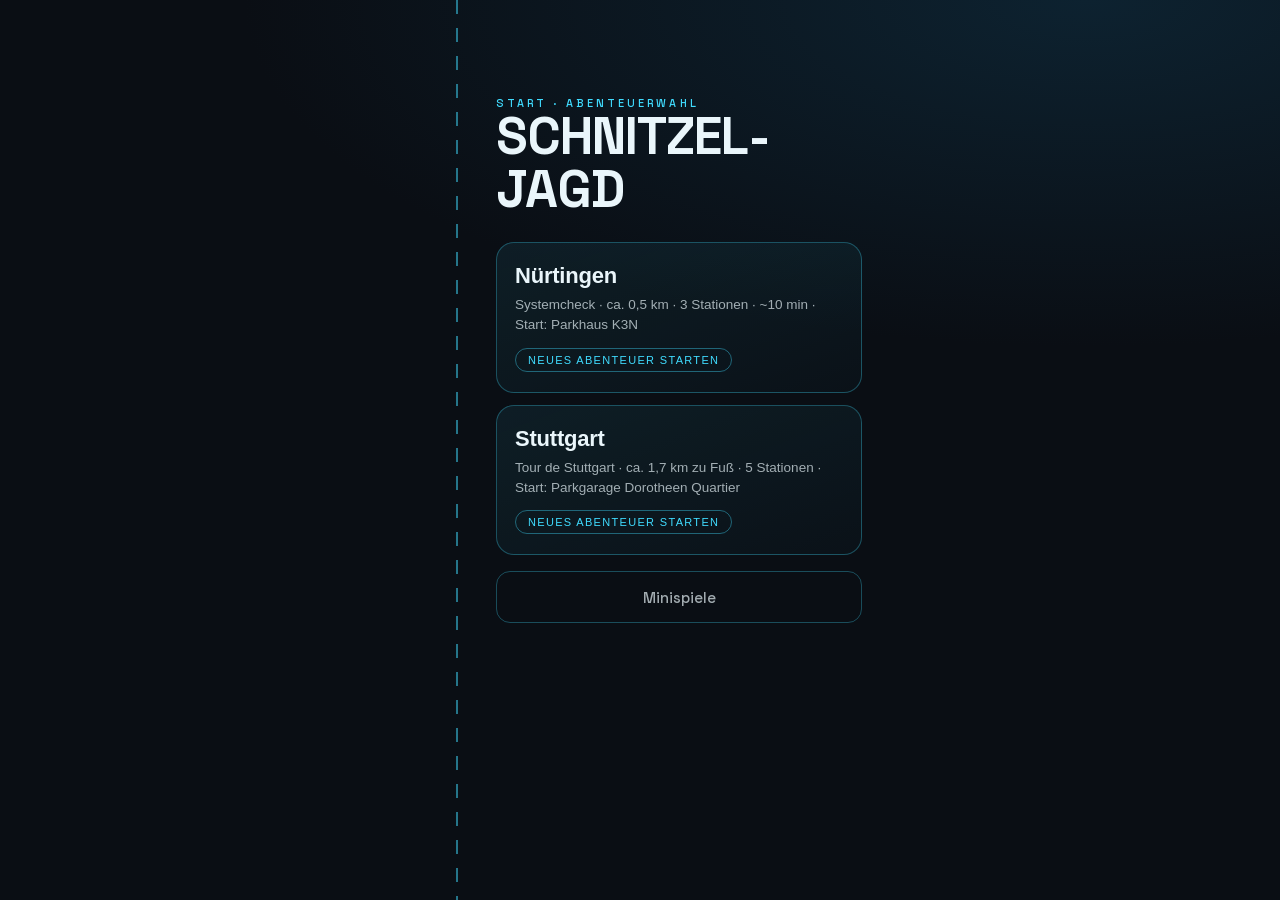
<file: index.html>
<!DOCTYPE html>
<html lang="de">
<head>
  <meta charset="UTF-8">
  <meta name="viewport" content="width=device-width, initial-scale=1.0, viewport-fit=cover">
  <meta name="theme-color" content="#0a0e14">
  <meta name="apple-mobile-web-app-capable" content="yes">
  <meta name="apple-mobile-web-app-status-bar-style" content="black-translucent">
  <meta name="apple-mobile-web-app-title" content="Schnitzeljagd">
  <meta name="robots" content="noindex, nofollow">
  <title>Schnitzeljagd</title>
  <link rel="manifest" href="manifest.webmanifest">
  <link rel="icon" href="icons/icon.svg" type="image/svg+xml">
  <link rel="apple-touch-icon" href="icons/icon-180.png">
  <link rel="stylesheet" href="vendor/leaflet/leaflet.css">
  <link rel="stylesheet" href="css/style.css">
</head>
<body>

  <!-- Startbildschirm: Stadt wählen -->
  <section id="screen-start" class="screen active">
    <div class="start-hero">
      <p class="subtitle">Start · Abenteuerwahl</p>
      <h1 id="app-title">Schnitzel&shy;jagd</h1>
    </div>
    <div id="city-list" class="city-list"></div>
    <button id="btn-games" class="btn btn-ghost hidden">Minispiele</button>
    <p id="app-version" class="app-version"></p>
  </section>

  <!-- Spielemodus: alle Minispiele frei spielbar -->
  <section id="screen-games" class="screen">
    <div class="start-hero">
      <p class="subtitle">Spielemodus · Freies Spiel</p>
      <h1>Mini&shy;spiele</h1>
    </div>
    <div id="game-list" class="city-list"></div>
    <p class="footnote">Die Spiele laufen hier mit Beispiel-Inhalten. In einer Schnitzeljagd kommen die Inhalte aus der jeweiligen Station.</p>
    <button id="btn-games-back" class="btn btn-ghost">Zurück</button>
  </section>

  <!-- Startcode-Abfrage für verschlüsselte Städte -->
  <section id="screen-code" class="screen">
    <div class="start-hero">
      <div class="start-emblem" aria-hidden="true">
        <svg viewBox="0 0 24 24" fill="none" stroke="currentColor" stroke-width="1.8" stroke-linecap="round" stroke-linejoin="round"><rect x="4" y="11" width="16" height="10" rx="2"/><path d="M8 11V7a4 4 0 0 1 8 0v4"/></svg>
      </div>
      <p class="subtitle" id="code-city-name"></p>
      <h1>Versiegelt</h1>
    </div>
    <div class="riddle-card">
      <div class="riddle-text">Dieses Abenteuer ist mit einem Geheimcode versiegelt. Gib den Startcode ein, den du bekommen hast.</div>
      <input id="code-input" type="text" autocomplete="off" autocapitalize="characters"
             placeholder="Startcode …">
      <button id="btn-code-ok" class="btn btn-primary">Siegel brechen</button>
      <div id="code-feedback" class="riddle-feedback"></div>
    </div>
    <button id="btn-code-back" class="btn btn-ghost">Zurück</button>
  </section>

  <!-- Story-Intro -->
  <section id="screen-intro" class="screen">
    <div class="paper">
      <h2 id="intro-title"></h2>
      <div id="intro-text" class="story-text"></div>
    </div>
    <button id="btn-start-hunt" class="btn btn-primary">Das Abenteuer beginnen</button>
    <button id="btn-back-home" class="btn btn-ghost">Zurück</button>
  </section>

  <!-- Station: hinlaufen + Rätsel -->
  <section id="screen-station" class="screen">
    <header class="hud">
      <button id="btn-menu-home" class="hud-btn" title="Zur Übersicht" aria-label="Zur Übersicht">
        <svg viewBox="0 0 24 24" fill="none" stroke="currentColor" stroke-width="1.8" stroke-linecap="round" stroke-linejoin="round"><path d="M3 10.5 12 3l9 7.5"/><path d="M5 9.5V21h14V9.5"/></svg>
      </button>
      <div class="progress-wrap">
        <div class="progress-label" id="progress-label"></div>
        <div class="progress-bar"><div id="progress-fill"></div></div>
      </div>
      <button id="btn-testmode" class="hud-btn" title="Testmodus" aria-label="Testmodus">
        <svg viewBox="0 0 24 24" fill="none" stroke="currentColor" stroke-width="1.8" stroke-linecap="round" stroke-linejoin="round"><circle cx="12" cy="12" r="3.2"/><path d="M12 2.8v3M12 18.2v3M2.8 12h3M18.2 12h3M5.5 5.5l2.1 2.1M16.4 16.4l2.1 2.1M18.5 5.5l-2.1 2.1M7.6 16.4l-2.1 2.1"/></svg>
      </button>
    </header>
    <div id="emblem-row" class="emblem-row"></div>

    <div class="paper">
      <h2 id="station-title"></h2>
      <div id="station-story" class="story-text"></div>
    </div>

    <!-- Phase 1: Auf dem Weg -->
    <div id="phase-travel" class="phase">
      <!-- Weg-Phase: Karte bis in die Nähe des Ziels -->
      <div id="map-card" class="map-card hidden">
        <div id="nav-map" class="nav-map"></div>
        <div class="map-badge">
          <span id="map-distance" class="map-distance">– m</span>
          <span id="map-status" class="map-status">Folge der Karte in den Zielbereich</span>
        </div>
        <button id="btn-recenter" class="map-recenter hidden" aria-label="Karte auf mich zentrieren">
          <svg viewBox="0 0 24 24" fill="none" stroke="currentColor" stroke-width="1.8" stroke-linecap="round" stroke-linejoin="round"><circle cx="12" cy="12" r="3.5"/><path d="M12 2.5v3M12 18.5v3M2.5 12h3M18.5 12h3"/></svg>
        </button>
      </div>
      <!-- Such-Phase: wärmer/kälter -->
      <div id="compass-card" class="compass-card">
        <div class="pulse-ring"></div>
        <div id="distance-display" class="distance">– m</div>
        <div id="gps-status" class="gps-status">Warte auf GPS-Signal …</div>
      </div>
      <button id="btn-arrived-manual" class="btn btn-ghost hidden">Ich stehe am Ziel – weiter zum Rätsel</button>
      <button id="btn-hint" class="btn btn-ghost">Ich brauche einen Tipp</button>
      <div id="hint-box" class="hint-box hidden"></div>
    </div>

    <!-- Phase 2: Angekommen, Rätsel lösen -->
    <div id="phase-riddle" class="phase hidden">
      <div class="arrived-banner">Du bist am Ziel</div>
      <div class="riddle-card">
        <div id="riddle-text" class="riddle-text"></div>
        <div id="choice-buttons" class="choice-buttons hidden"></div>
        <input id="riddle-input" type="text" autocomplete="off" autocapitalize="off"
               placeholder="Deine Antwort …">
        <button id="btn-check" class="btn btn-primary">Antwort prüfen</button>
        <div id="riddle-feedback" class="riddle-feedback"></div>
        <button id="btn-riddle-hint" class="btn btn-ghost">Rätsel-Tipp</button>
        <div id="riddle-hint-box" class="hint-box hidden"></div>
      </div>
    </div>
  </section>

  <!-- Station gelöst: Zwischenstory -->
  <section id="screen-solved" class="screen">
    <div class="solved-emblem" aria-hidden="true">
      <svg viewBox="0 0 24 24" fill="none" stroke="currentColor" stroke-width="1.8" stroke-linecap="round" stroke-linejoin="round"><circle cx="12" cy="12" r="9"/><path d="m8.5 12.5 2.3 2.3 4.7-5"/></svg>
    </div>
    <div class="paper">
      <div id="solved-text" class="story-text"></div>
    </div>
    <button id="btn-next-station" class="btn btn-primary">Weiter geht's</button>
  </section>

  <!-- Spiel-Schritt: Challenge an einer Station (station.challenge) oder
       Schlussspiel nach der letzten Station (finale.game) -->
  <section id="screen-lastgame" class="screen">
    <div class="start-hero">
      <p id="lastgame-eyebrow" class="subtitle">Finale · Ein letzter Schritt</p>
    </div>
    <div class="paper">
      <h2 id="lastgame-title"></h2>
      <div id="lastgame-story" class="story-text"></div>
    </div>
    <button id="btn-lastgame-start" class="btn btn-primary">Spiel starten</button>
  </section>

  <!-- Finale -->
  <section id="screen-finale" class="screen">
    <div class="finale-emblem" aria-hidden="true">
      <svg viewBox="0 0 24 24" fill="none" stroke="currentColor" stroke-width="1.8" stroke-linecap="round" stroke-linejoin="round"><path d="M5 21V4"/><path d="M5 4h13l-2.5 4L18 12H5"/></svg>
    </div>
    <div class="paper">
      <h2 id="finale-title"></h2>
      <div id="finale-text" class="story-text"></div>
    </div>
    <div id="finale-personal" class="personal-card hidden">
      <svg id="personal-heart" class="personal-heart hidden" viewBox="0 0 24 24" aria-hidden="true" stroke-linejoin="round"><path d="M12 20.3s-7.4-4.5-9.1-9.2C1.7 7.6 4 4.6 7.2 4.6c2 0 3.6 1.1 4.8 2.8 1.2-1.7 2.8-2.8 4.8-2.8 3.2 0 5.5 3 4.3 6.5-1.7 4.7-9.1 9.2-9.1 9.2Z"/></svg>
      <p id="personal-text" class="personal-text"></p>
      <p id="personal-sub" class="personal-sub hidden"></p>
    </div>
    <button id="finale-photos" class="finale-photos hidden" aria-label="Unser Album öffnen"></button>
    <a id="btn-destination" class="btn btn-primary btn-link hidden" target="_blank" rel="noopener"></a>
    <button id="btn-album" class="btn btn-ghost">Unser Album</button>
    <button id="btn-cert" class="btn btn-ghost">Urkunde ansehen</button>
    <button id="btn-finish" class="btn btn-ghost">Abenteuer abschließen</button>
  </section>

  <!-- Foto-Moment: eigener Schritt nach dem Rätsel (station.photoTask) -->
  <section id="screen-photo" class="screen">
    <div class="start-hero">
      <p id="photo-eyebrow" class="subtitle">Foto-Moment</p>
    </div>
    <div class="paper">
      <h2>Foto-Moment</h2>
      <div id="photo-task" class="story-text"></div>
      <img id="photo-preview" class="photo-preview hidden" alt="Euer Foto">
      <div id="photo-status" class="photo-status hidden"></div>
    </div>
    <label id="btn-photo-take" class="btn btn-primary photo-btn" for="photo-input">
      <svg viewBox="0 0 24 24" fill="none" stroke="currentColor" stroke-width="1.8" stroke-linecap="round" stroke-linejoin="round"><path d="M4 8h3l2-2.5h6L17 8h3a1 1 0 0 1 1 1v10a1 1 0 0 1-1 1H4a1 1 0 0 1-1-1V9a1 1 0 0 1 1-1Z"/><circle cx="12" cy="14" r="3.4"/></svg>
      <span id="photo-take-label">Foto aufnehmen</span>
    </label>
    <input id="photo-input" type="file" accept="image/*" capture="user" hidden>
    <button id="btn-photo-next" class="btn btn-primary hidden">Weiter</button>
    <button id="btn-photo-skip" class="btn-plain">Ohne Foto weiter</button>
  </section>

  <!-- Album -->
  <section id="screen-album" class="screen">
    <p class="subtitle" id="album-subtitle"></p>
    <h2 class="album-title">Unser Album</h2>
    <div id="album-grid" class="album-grid"></div>
    <button id="btn-album-download" class="btn btn-ghost hidden">Alle Fotos herunterladen (ZIP)</button>
    <p class="footnote">Die Fotos bleiben nur auf diesem Handy gespeichert.</p>
    <button id="btn-album-back" class="btn btn-primary">Zurück</button>
  </section>

  <!-- Urkunde -->
  <section id="screen-cert" class="screen">
    <div class="cert" id="cert-card">
      <div class="cert-border">
        <div class="cert-emblem" aria-hidden="true">
          <svg viewBox="0 0 24 24" fill="none" stroke="currentColor" stroke-width="1.8" stroke-linecap="round" stroke-linejoin="round"><circle cx="12" cy="9" r="5.5"/><path d="m8.8 13.6-2 6.4 5.2-2.6 5.2 2.6-2-6.4"/></svg>
        </div>
        <div class="cert-heading">Urkunde</div>
        <div class="cert-sub">für das Bestehen der Schnitzeljagd</div>
        <div class="cert-title" id="cert-title"></div>
        <div class="cert-city" id="cert-city"></div>
        <div class="cert-stats" id="cert-stats"></div>
        <div class="cert-emblems" id="cert-emblems"></div>
        <div class="cert-date" id="cert-date"></div>
      </div>
    </div>
    <p class="footnote">Mach einen Screenshot als Andenken</p>
    <button id="btn-cert-back" class="btn btn-primary">Zurück</button>
  </section>

  <!-- Testmodus-Leiste -->
  <div id="testbar" class="testbar hidden">
    <span>Testmodus</span>
    <button id="btn-step" class="btn-mini">Näher</button>
    <button id="btn-teleport" class="btn-mini">Zum Ziel</button>
    <button id="btn-test-off" class="btn-mini">Aus</button>
  </div>

  <!-- Vollbild-Rahmen für Minispiele -->
  <div id="game-overlay" class="game-overlay hidden" role="dialog" aria-modal="true" aria-label="Minispiel">
    <div class="game-topbar">
      <button id="btn-game-close" class="hud-btn" aria-label="Spiel beenden">
        <svg viewBox="0 0 24 24" fill="none" stroke="currentColor" stroke-width="1.8" stroke-linecap="round" stroke-linejoin="round"><path d="M6 6l12 12M18 6 6 18"/></svg>
      </button>
      <span id="game-status" class="game-status"></span>
    </div>
    <div id="game-host" class="game-host"></div>
    <div id="game-result" class="game-result hidden">
      <p class="subtitle">Geschafft</p>
      <h2 id="game-result-text"></h2>
      <button id="btn-game-again" class="btn btn-primary">Nochmal spielen</button>
      <button id="btn-game-done" class="btn btn-ghost">Zurück zur Auswahl</button>
    </div>
  </div>

  <canvas id="confetti" class="confetti hidden"></canvas>

  <script src="vendor/leaflet/leaflet.js"></script>
  <script src="js/crypto.js"></script>
  <script src="games/memory.js"></script>
  <script src="games/runner.js"></script>
  <script src="games/golf.js"></script>
  <script src="games/sign.js"></script>
  <script src="js/app.js"></script>
</body>
</html>
</file>
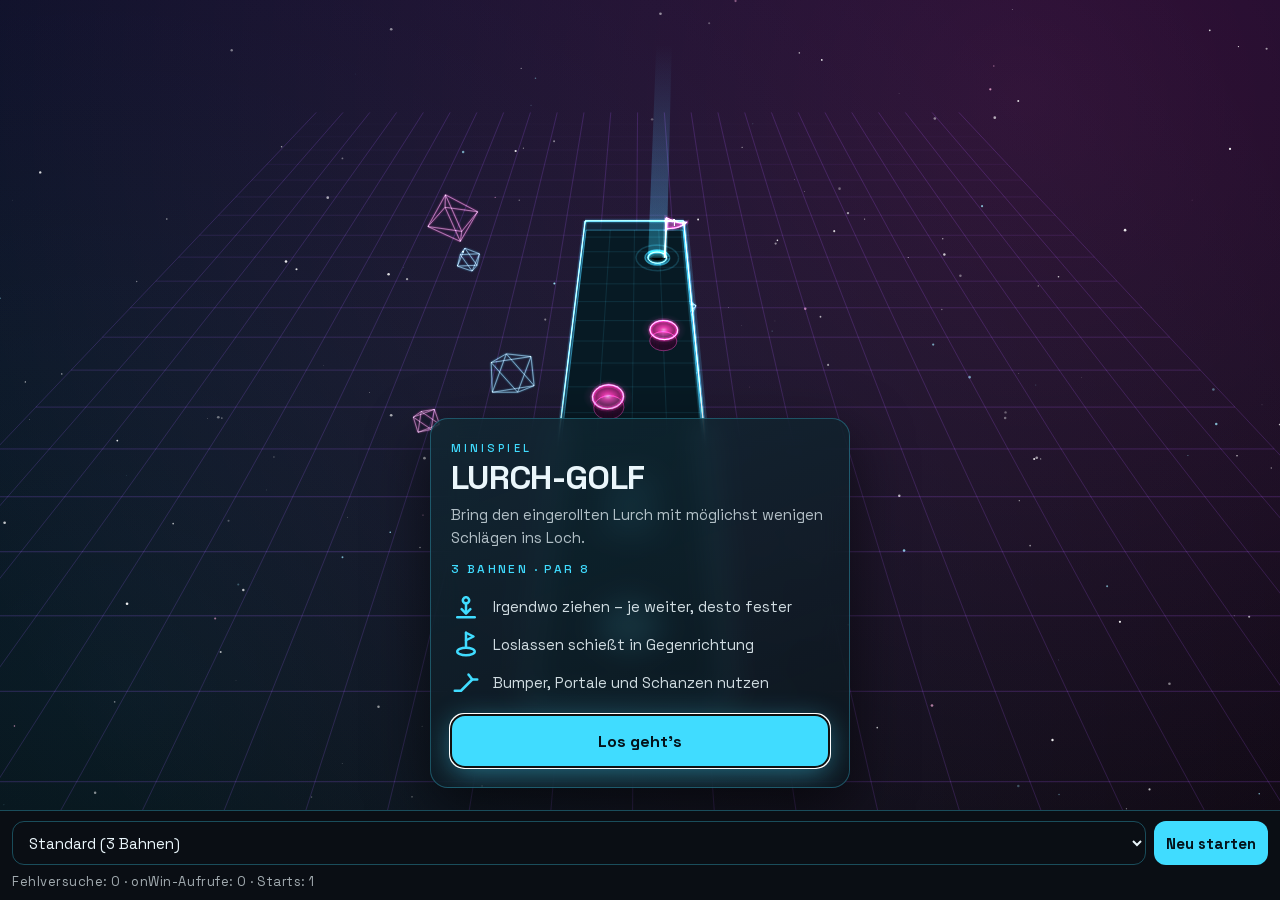
<file: games/golf.html>
<!DOCTYPE html>
<html lang="de">
<head>
  <meta charset="utf-8">
  <meta name="viewport" content="width=device-width, initial-scale=1, viewport-fit=cover">
  <meta name="robots" content="noindex, nofollow">
  <title>Testseite: Lurch-Golf</title>
  <link rel="stylesheet" href="../css/style.css">
  <style>
    /* Nur für die Testseite: Vollbild-Container + Testleiste unten */
    html, body { height: 100%; }
    body { display: flex; flex-direction: column; height: 100dvh; min-height: 0; overflow: hidden; }
    #stage { flex: 1 1 auto; min-height: 0; position: relative; }
    #bar {
      flex: 0 0 auto; display: flex; flex-wrap: wrap; align-items: center; gap: 8px;
      padding: 10px 12px; border-top: 1px solid var(--cyan-30); background: var(--bg);
    }
    #bar select, #bar button {
      font-family: inherit; font-size: 15px; min-height: 44px; border-radius: 12px;
      border: 1px solid var(--cyan-30); background: transparent; color: var(--text); padding: 0 12px;
    }
    #bar button { background: var(--cyan); color: var(--on-cyan); font-weight: 700; border: none; }
    #bar select { flex: 1 1 140px; min-width: 0; }
    #info { flex: 1 1 100%; font-size: 13px; color: var(--text-2); letter-spacing: .04em; }
    #won {
      display: none; position: absolute; left: 16px; right: 16px; top: 40%; transform: translateY(-50%);
      padding: 22px; text-align: center; border-radius: 18px; background: var(--bg);
      border: 2px solid var(--ok); color: var(--ok); font-size: 30px; font-weight: 700; letter-spacing: -.02em;
      box-shadow: 0 18px 44px rgba(0, 0, 0, .6); z-index: 10;
    }
    #won.show { display: block; }
  </style>
</head>
<body>
  <div id="stage"></div>
  <div id="won" role="status">GEWONNEN</div>
  <div id="bar">
    <select id="preset" aria-label="Beispiel-Parameter">
      <option value="default">Standard (3 Bahnen)</option>
      <option value="h2">Nur Bahn 2 (Portal &amp; Windmühle)</option>
      <option value="h3">Nur Bahn 3 (Sprungschanze)</option>
      <option value="strict">Bahn 1, nur 1 Extraschlag (Fehlversuch testen)</option>
    </select>
    <button id="restart" type="button">Neu starten</button>
    <div id="info"></div>
  </div>

  <script src="./golf.js"></script>
  <script>
    (function () {
      var PRESETS = {
        default: {},
        h2: { holes: [2] },
        h3: { holes: [3], title: 'Schanzen-Golf', winText: 'Was für ein Sprung!' },
        strict: { holes: 1, extraStrokes: 1 }
      };

      var stage = document.getElementById('stage');
      var info = document.getElementById('info');
      var wonBox = document.getElementById('won');
      var preset = document.getElementById('preset');
      var game = null, fails = 0, wins = 0, mounts = 0;

      function show() {
        info.textContent = 'Fehlversuche: ' + fails + ' · onWin-Aufrufe: ' + wins + ' · Starts: ' + mounts;
      }

      function start() {
        if (game) game.destroy();
        fails = 0; wins = 0; mounts++;
        wonBox.classList.remove('show');
        game = window.SchnitzelGames.golf.mount(stage, {
          params: PRESETS[preset.value],
          onWin: function () { wins++; wonBox.classList.add('show'); show(); },
          onFail: function () { fails++; show(); }
        });
        show();
      }

      document.getElementById('restart').addEventListener('click', start);
      preset.addEventListener('change', start);
      window.__golfTest = { get game() { return game; }, start: start, stage: stage };
      start();
    })();
  </script>
</body>
</html>
</file>
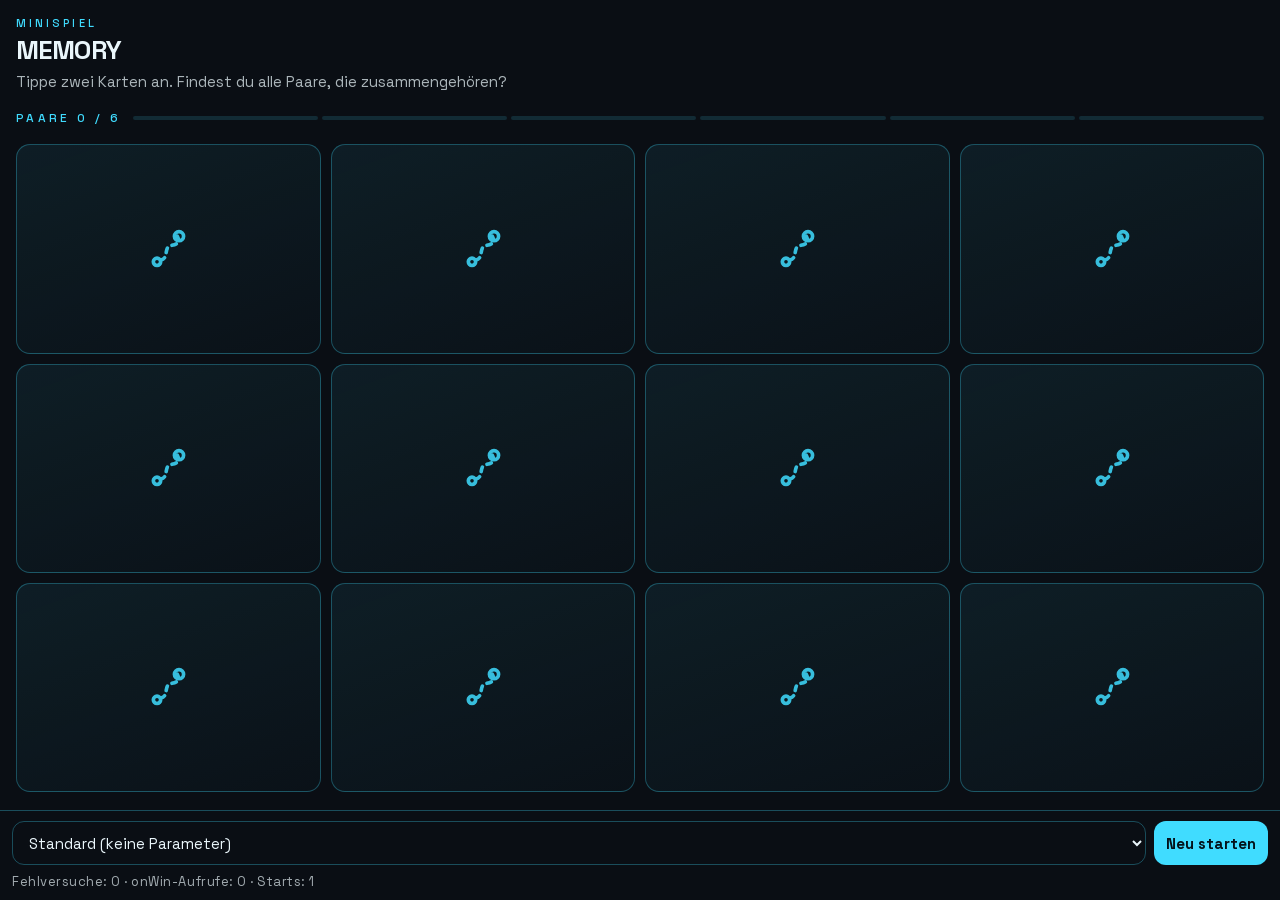
<file: games/memory.html>
<!DOCTYPE html>
<html lang="de">
<head>
  <meta charset="utf-8">
  <meta name="viewport" content="width=device-width, initial-scale=1, viewport-fit=cover">
  <meta name="robots" content="noindex, nofollow">
  <title>Testseite: Memory</title>
  <link rel="stylesheet" href="../css/style.css">
  <style>
    /* Nur für die Testseite: Vollbild-Container + Testleiste unten */
    html, body { height: 100%; }
    body { display: flex; flex-direction: column; height: 100dvh; min-height: 0; overflow: hidden; }
    #stage { flex: 1 1 auto; min-height: 0; position: relative; }
    #bar {
      flex: 0 0 auto; display: flex; flex-wrap: wrap; align-items: center; gap: 8px;
      padding: 10px 12px; border-top: 1px solid var(--cyan-30); background: var(--bg);
    }
    #bar select, #bar button {
      font-family: inherit; font-size: 15px; min-height: 44px; border-radius: 12px;
      border: 1px solid var(--cyan-30); background: transparent; color: var(--text); padding: 0 12px;
    }
    #bar button { background: var(--cyan); color: var(--on-cyan); font-weight: 700; border: none; }
    #bar select { flex: 1 1 140px; min-width: 0; }
    #info { flex: 1 1 100%; font-size: 13px; color: var(--text-2); letter-spacing: .04em; }
    #won {
      display: none; position: absolute; left: 16px; right: 16px; top: 50%; transform: translateY(-50%);
      padding: 22px; text-align: center; border-radius: 18px; background: var(--bg);
      border: 2px solid var(--ok); color: var(--ok); font-size: 30px; font-weight: 700; letter-spacing: -.02em;
      box-shadow: 0 18px 44px rgba(0, 0, 0, .6);
    }
    #won.show { display: block; }
  </style>
</head>
<body>
  <div id="stage"></div>
  <div id="won" role="status">GEWONNEN</div>
  <div id="bar">
    <select id="preset" aria-label="Beispiel-Parameter">
      <option value="default">Standard (keine Parameter)</option>
      <option value="pairs">Begriff + Gegenstück</option>
      <option value="big">8 Paare, 4 Spalten, Vorschau</option>
      <option value="small">3 Paare, lange Wörter</option>
    </select>
    <button id="restart" type="button">Neu starten</button>
    <div id="info"></div>
  </div>

  <script src="./memory.js"></script>
  <script>
    (function () {
      var PRESETS = {
        default: {},
        pairs: {
          title: 'Uhrmacher-Memory',
          intro: 'Jede Karte hat ein Gegenstück. Finde alle sechs Paare.',
          pairs: [['Uhr', 'Zeiger'], ['Schloss', 'Schlüssel'], ['Brunnen', 'Wasser'], ['Turm', 'Glocke'], ['Kompass', 'Norden'], ['Karte', 'Route']],
          successText: 'Alles zusammengesetzt'
        },
        big: {
          columns: 4,
          previewMs: 2500,
          intro: 'Merk dir die Karten, gleich werden sie umgedreht.',
          pairs: ['Stern', 'Mond', 'Sonne', 'Wolke', 'Blitz', 'Regen', 'Schnee', 'Wind']
        },
        small: {
          pairs: ['Hofuhrmacherin', 'Schlossplatz', ['Stiftskirche', '1321']],
          flipBackMs: 800
        }
      };

      var stage = document.getElementById('stage');
      var info = document.getElementById('info');
      var wonBox = document.getElementById('won');
      var preset = document.getElementById('preset');
      var game = null, fails = 0, wins = 0, mounts = 0;

      function show() {
        info.textContent = 'Fehlversuche: ' + fails + ' · onWin-Aufrufe: ' + wins + ' · Starts: ' + mounts;
      }

      function start() {
        if (game) game.destroy();
        fails = 0; wins = 0; mounts++;
        wonBox.classList.remove('show');
        game = window.SchnitzelGames.memory.mount(stage, {
          params: PRESETS[preset.value],
          onWin: function () { wins++; wonBox.classList.add('show'); show(); },
          onFail: function () { fails++; show(); }
        });
        show();
      }

      document.getElementById('restart').addEventListener('click', start);
      preset.addEventListener('change', start);
      window.__memoryTest = { get game() { return game; }, start: start, stage: stage };
      start();
    })();
  </script>
</body>
</html>
</file>
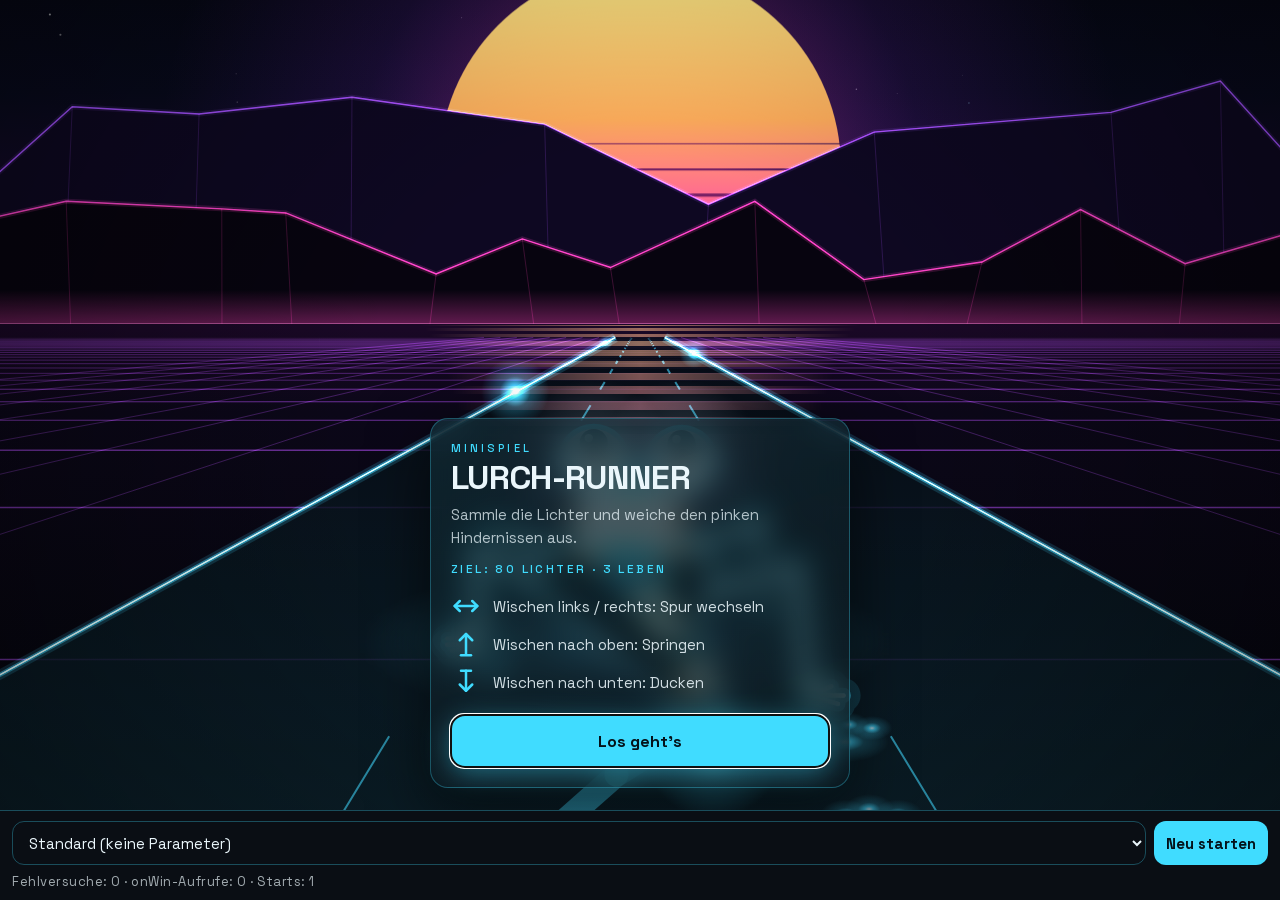
<file: games/runner.html>
<!DOCTYPE html>
<html lang="de">
<head>
  <meta charset="utf-8">
  <meta name="viewport" content="width=device-width, initial-scale=1, viewport-fit=cover">
  <meta name="robots" content="noindex, nofollow">
  <title>Testseite: Neon-Runner</title>
  <link rel="stylesheet" href="../css/style.css">
  <style>
    /* Nur für die Testseite: Vollbild-Container + Testleiste unten */
    html, body { height: 100%; }
    body { display: flex; flex-direction: column; height: 100dvh; min-height: 0; overflow: hidden; }
    #stage { flex: 1 1 auto; min-height: 0; position: relative; }
    #bar {
      flex: 0 0 auto; display: flex; flex-wrap: wrap; align-items: center; gap: 8px;
      padding: 10px 12px; border-top: 1px solid var(--cyan-30); background: var(--bg);
    }
    #bar select, #bar button {
      font-family: inherit; font-size: 15px; min-height: 44px; border-radius: 12px;
      border: 1px solid var(--cyan-30); background: transparent; color: var(--text); padding: 0 12px;
    }
    #bar button { background: var(--cyan); color: var(--on-cyan); font-weight: 700; border: none; }
    #bar select { flex: 1 1 140px; min-width: 0; }
    #info { flex: 1 1 100%; font-size: 13px; color: var(--text-2); letter-spacing: .04em; }
    #won {
      display: none; position: absolute; left: 16px; right: 16px; top: 40%; transform: translateY(-50%);
      padding: 22px; text-align: center; border-radius: 18px; background: var(--bg);
      border: 2px solid var(--ok); color: var(--ok); font-size: 30px; font-weight: 700; letter-spacing: -.02em;
      box-shadow: 0 18px 44px rgba(0, 0, 0, .6); z-index: 10;
    }
    #won.show { display: block; }
  </style>
</head>
<body>
  <div id="stage"></div>
  <div id="won" role="status">GEWONNEN</div>
  <div id="bar">
    <select id="preset" aria-label="Beispiel-Parameter">
      <option value="default">Standard (keine Parameter)</option>
      <option value="easy">Leicht: 25 Lichter, 5 Leben</option>
      <option value="hard">Schwer: 60 Lichter, 3 Leben</option>
      <option value="quick">Schnelltest: 5 Lichter, 1 Leben</option>
    </select>
    <button id="restart" type="button">Neu starten</button>
    <div id="info"></div>
  </div>

  <script src="./runner.js"></script>
  <script>
    (function () {
      var PRESETS = {
        default: {},
        easy: { goal: 25, lives: 5, difficulty: 1, intro: 'Ganz entspannt: Sammle 25 Lichter.' },
        hard: { goal: 60, lives: 3, difficulty: 3, title: 'Turbo-Runner', winText: 'Wahnsinn, du bist durch!' },
        quick: { goal: 5, lives: 1, difficulty: 1 }
      };

      var stage = document.getElementById('stage');
      var info = document.getElementById('info');
      var wonBox = document.getElementById('won');
      var preset = document.getElementById('preset');
      var game = null, fails = 0, wins = 0, mounts = 0;

      function show() {
        info.textContent = 'Fehlversuche: ' + fails + ' · onWin-Aufrufe: ' + wins + ' · Starts: ' + mounts;
      }

      function start() {
        if (game) game.destroy();
        fails = 0; wins = 0; mounts++;
        wonBox.classList.remove('show');
        game = window.SchnitzelGames.runner.mount(stage, {
          params: PRESETS[preset.value],
          onWin: function () { wins++; wonBox.classList.add('show'); show(); },
          onFail: function () { fails++; show(); }
        });
        show();
      }

      document.getElementById('restart').addEventListener('click', start);
      preset.addEventListener('change', start);
      window.__runnerTest = { get game() { return game; }, start: start, stage: stage };
      start();
    })();
  </script>
</body>
</html>
</file>
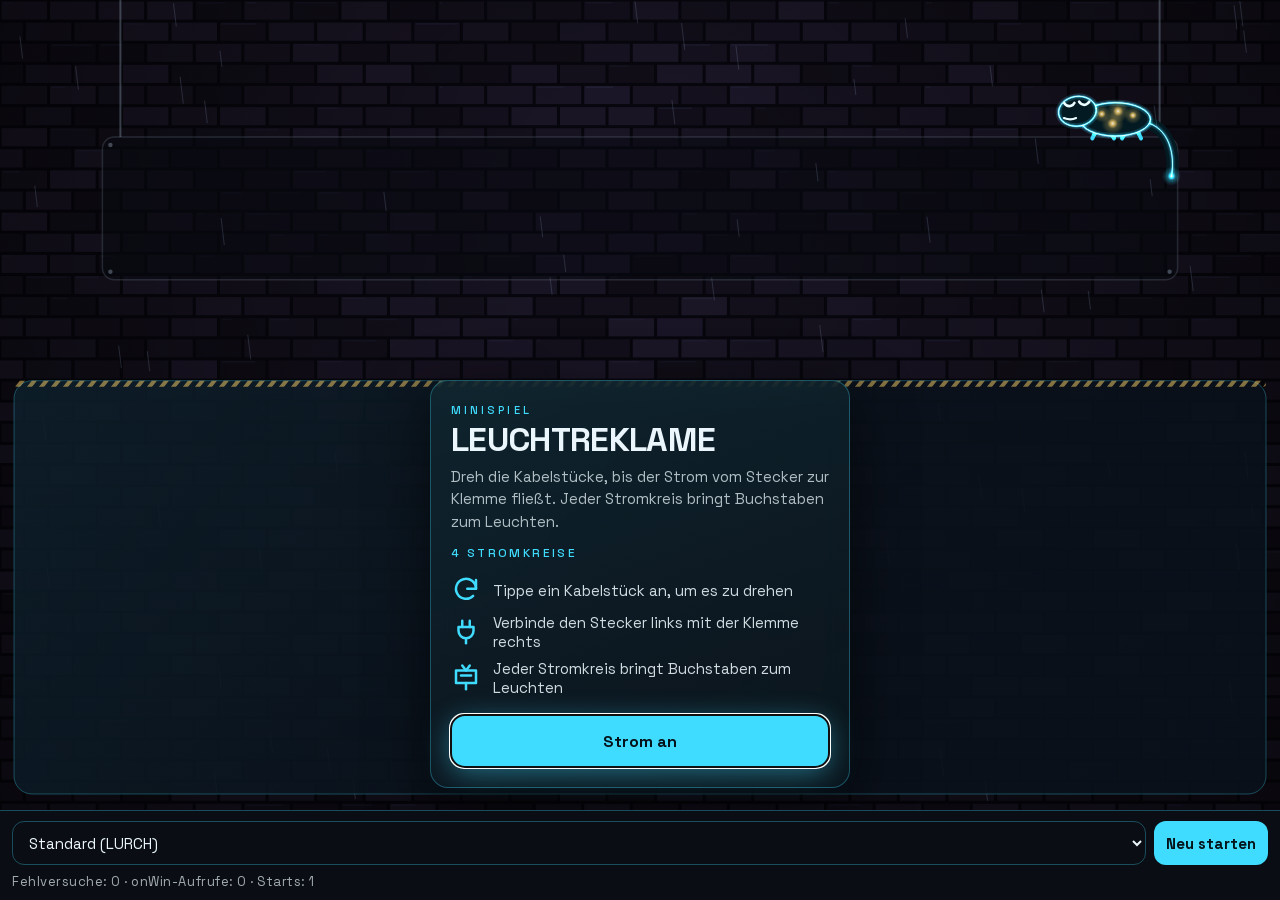
<file: games/sign.html>
<!DOCTYPE html>
<html lang="de">
<head>
  <meta charset="utf-8">
  <meta name="viewport" content="width=device-width, initial-scale=1, viewport-fit=cover">
  <meta name="robots" content="noindex, nofollow">
  <title>Testseite: Leuchtreklame</title>
  <link rel="stylesheet" href="../css/style.css">
  <style>
    /* Nur für die Testseite: Vollbild-Container + Testleiste unten */
    html, body { height: 100%; }
    body { display: flex; flex-direction: column; height: 100dvh; min-height: 0; overflow: hidden; }
    #stage { flex: 1 1 auto; min-height: 0; position: relative; }
    #bar {
      flex: 0 0 auto; display: flex; flex-wrap: wrap; align-items: center; gap: 8px;
      padding: 10px 12px; border-top: 1px solid var(--cyan-30); background: var(--bg);
    }
    #bar select, #bar button {
      font-family: inherit; font-size: 15px; min-height: 44px; border-radius: 12px;
      border: 1px solid var(--cyan-30); background: transparent; color: var(--text); padding: 0 12px;
    }
    #bar button { background: var(--cyan); color: var(--on-cyan); font-weight: 700; border: none; }
    #bar select { flex: 1 1 140px; min-width: 0; }
    #info { flex: 1 1 100%; font-size: 13px; color: var(--text-2); letter-spacing: .04em; }
    #won {
      display: none; position: absolute; left: 16px; right: 16px; top: 40%; transform: translateY(-50%);
      padding: 22px; text-align: center; border-radius: 18px; background: var(--bg);
      border: 2px solid var(--ok); color: var(--ok); font-size: 30px; font-weight: 700; letter-spacing: -.02em;
      box-shadow: 0 18px 44px rgba(0, 0, 0, .6); z-index: 10;
    }
    #won.show { display: block; }
  </style>
</head>
<body>
  <div id="stage"></div>
  <div id="won" role="status">GEWONNEN</div>
  <div id="bar">
    <select id="preset" aria-label="Beispiel-Parameter">
      <option value="default">Standard (LURCH)</option>
      <option value="circle">Kreis + Untertitel (NEON / BAR &amp; GRILL)</option>
      <option value="long">Langer Name, 4 Stromkreise</option>
      <option value="quick">Schnelltest: 1 Stromkreis</option>
    </select>
    <button id="restart" type="button">Neu starten</button>
    <div id="info"></div>
  </div>

  <script src="./sign.js"></script>
  <script>
    (function () {
      var PRESETS = {
        default: {},
        circle: { word: 'NEON', subtitle: 'BAR & GRILL', circle: true, rounds: 4 },
        long: { word: 'ZUM GOLDENEN HIRSCH', rounds: 4, title: 'Kurzschluss!' },
        quick: { word: 'OK', rounds: 1, rain: false }
      };

      var stage = document.getElementById('stage');
      var info = document.getElementById('info');
      var wonBox = document.getElementById('won');
      var preset = document.getElementById('preset');
      var game = null, fails = 0, wins = 0, mounts = 0;

      function show() {
        info.textContent = 'Fehlversuche: ' + fails + ' · onWin-Aufrufe: ' + wins + ' · Starts: ' + mounts;
      }

      function start() {
        if (game) game.destroy();
        fails = 0; wins = 0; mounts++;
        wonBox.classList.remove('show');
        game = window.SchnitzelGames.sign.mount(stage, {
          params: PRESETS[preset.value],
          onWin: function () { wins++; wonBox.classList.add('show'); show(); },
          onFail: function () { fails++; show(); }
        });
        show();
      }

      document.getElementById('restart').addEventListener('click', start);
      preset.addEventListener('change', start);
      window.__signTest = { get game() { return game; }, start: start, stage: stage };
      start();
    })();
  </script>
</body>
</html>
</file>
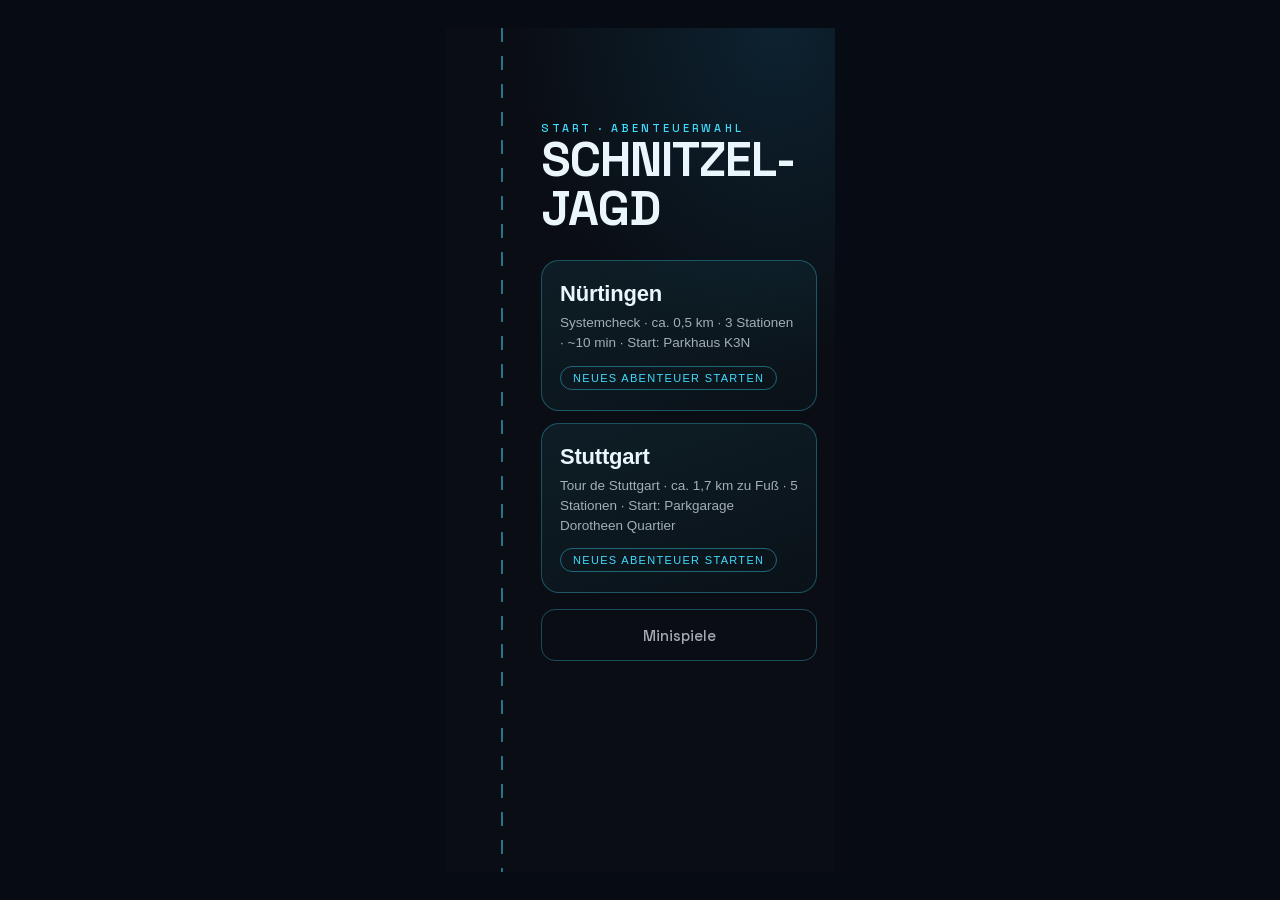
<file: tools/capture.html>
<!DOCTYPE html>
<html lang="de">
<head>
  <meta charset="UTF-8">
  <title>Screenshot-Helfer</title>
  <style>
    html, body { margin: 0; padding: 0; height: 100%; overflow: hidden; background: #070b14; }
    body { display: flex; align-items: center; justify-content: center; }
    /* Festes Handy-Format – Headless-Chrome erzwingt eine Mindest-Fensterbreite,
       deshalb wird das Fenster größer gewählt und später auf 390×844 zugeschnitten */
    iframe { width: 390px; height: 844px; border: none; display: block; }
  </style>
</head>
<body>
  <!-- Lädt die App und navigiert automatisch zum gewünschten Screen.
       Nutzung: capture.html?screen=start|station|riddle&code=STARTCODE
       Nur für lokale Design-Screenshots gedacht. -->
  <iframe id="frame"></iframe>
  <script>
    const params = new URLSearchParams(location.search);
    const target = params.get('screen') || 'start';
    const code = params.get('code') || '';

    // Gleicher Origin wie die App → localStorage vorbereiten
    if (code) localStorage.setItem('schnitzeljagd:code:stuttgart', code);
    localStorage.removeItem('schnitzeljagd:stuttgart'); // frischer Fortschritt

    const frame = document.getElementById('frame');
    frame.src = '../index.html';

    frame.onload = async () => {
      const w = frame.contentWindow;
      const d = frame.contentDocument;
      const sleep = (ms) => new Promise((r) => setTimeout(r, ms));
      await sleep(800);
      if (target === 'start') return;

      d.querySelector('.city-card').click();
      await sleep(3000); // Entschlüsselung (PBKDF2) abwarten
      if (target === 'intro') return;

      d.getElementById('btn-start-hunt').click();
      await sleep(1000);
      w.setTestMode(true);
      d.getElementById('testbar').style.display = 'none';
      await sleep(200);

      if (target === 'station') {
        // ~110 m vor Station 1: zeigt Distanz + Zielnähe-Glow
        w.handlePosition(48.77955, 9.17985, 8);
        return;
      }
      if (target === 'riddle') {
        w.teleportToTarget();
        await sleep(400);
      }
    };
  </script>
</body>
</html>
</file>
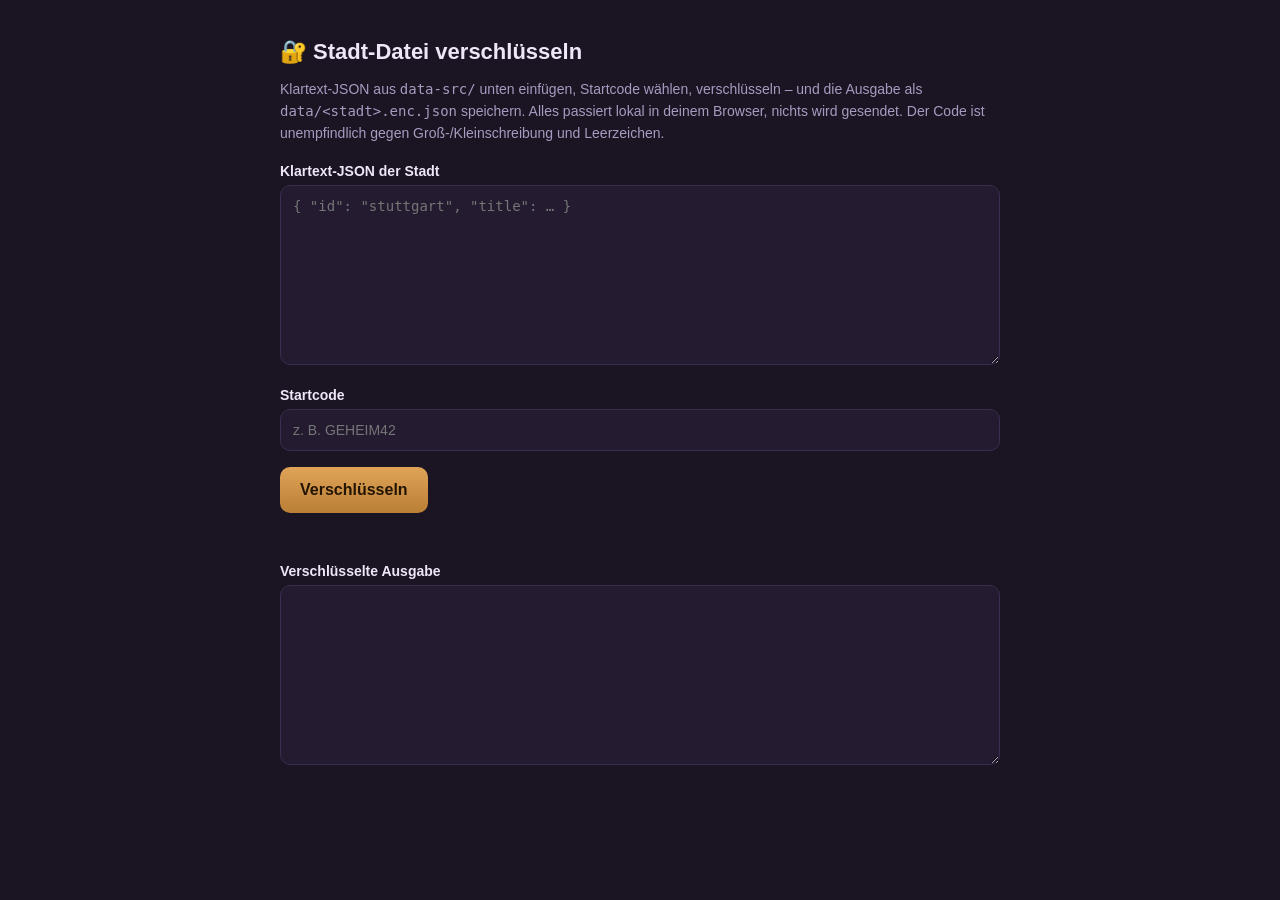
<file: tools/encrypt.html>
<!DOCTYPE html>
<html lang="de">
<head>
  <meta charset="UTF-8">
  <meta name="viewport" content="width=device-width, initial-scale=1.0">
  <title>Stadt-Datei verschlüsseln</title>
  <style>
    body {
      font-family: -apple-system, BlinkMacSystemFont, "Segoe UI", Roboto, sans-serif;
      background: #1a1423; color: #efe6f7;
      max-width: 720px; margin: 0 auto; padding: 24px 18px;
    }
    h1 { font-size: 22px; }
    p { color: #a99bc0; font-size: 14px; line-height: 1.55; }
    label { display: block; margin: 18px 0 6px; font-weight: 600; font-size: 14px; }
    textarea, input {
      width: 100%; box-sizing: border-box;
      background: #241b31; color: #efe6f7;
      border: 1px solid #3a2d4e; border-radius: 10px;
      padding: 12px; font-size: 14px;
    }
    textarea { min-height: 180px; font-family: ui-monospace, monospace; }
    button {
      margin-top: 16px; padding: 14px 20px; border: none; border-radius: 10px;
      background: linear-gradient(180deg, #e0a458, #b97f35); color: #241503;
      font-size: 16px; font-weight: 700; cursor: pointer;
    }
    button.secondary { background: #3a2d4e; color: #efe6f7; }
    .status { margin-top: 12px; font-size: 14px; min-height: 20px; }
    .ok { color: #7bc47f; } .err { color: #e07070; }
  </style>
</head>
<body>
  <h1>🔐 Stadt-Datei verschlüsseln</h1>
  <p>
    Klartext-JSON aus <code>data-src/</code> unten einfügen, Startcode wählen,
    verschlüsseln – und die Ausgabe als <code>data/&lt;stadt&gt;.enc.json</code> speichern.
    Alles passiert lokal in deinem Browser, nichts wird gesendet.
    Der Code ist unempfindlich gegen Groß-/Kleinschreibung und Leerzeichen.
  </p>

  <label for="src">Klartext-JSON der Stadt</label>
  <textarea id="src" placeholder='{ "id": "stuttgart", "title": … }'></textarea>

  <label for="code">Startcode</label>
  <input id="code" type="text" placeholder="z. B. GEHEIM42">

  <button id="btn-encrypt">Verschlüsseln</button>
  <button id="btn-download" class="secondary" style="display:none">💾 .enc.json herunterladen</button>
  <div class="status" id="status"></div>

  <label for="out">Verschlüsselte Ausgabe</label>
  <textarea id="out" readonly></textarea>

  <script src="../js/crypto.js"></script>
  <script>
    const $ = (id) => document.getElementById(id);
    let lastResult = null;
    let lastId = 'stadt';

    $('btn-encrypt').addEventListener('click', async () => {
      const status = $('status');
      status.className = 'status';
      try {
        const obj = JSON.parse($('src').value);
        const code = $('code').value;
        if (HuntCrypto.normalizeCode(code).length < 4) {
          throw new Error('Der Startcode sollte mindestens 4 Zeichen haben.');
        }
        lastId = obj.id || 'stadt';
        lastResult = await HuntCrypto.encrypt(obj, code);

        // Gegenprobe: sofort wieder entschlüsseln und vergleichen
        const roundtrip = await HuntCrypto.decrypt(lastResult, code);
        if (JSON.stringify(roundtrip) !== JSON.stringify(obj)) {
          throw new Error('Gegenprobe fehlgeschlagen – bitte erneut versuchen.');
        }

        $('out').value = JSON.stringify(lastResult);
        $('btn-download').style.display = 'inline-block';
        status.textContent = `✅ Verschlüsselt & Gegenprobe bestanden. Als data/${lastId}.enc.json speichern.`;
        status.className = 'status ok';
      } catch (e) {
        $('out').value = '';
        $('btn-download').style.display = 'none';
        status.textContent = `❌ ${e.message}`;
        status.className = 'status err';
      }
    });

    $('btn-download').addEventListener('click', () => {
      const blob = new Blob([JSON.stringify(lastResult)], { type: 'application/json' });
      const a = document.createElement('a');
      a.href = URL.createObjectURL(blob);
      a.download = `${lastId}.enc.json`;
      a.click();
      setTimeout(() => URL.revokeObjectURL(a.href), 5000);
    });
  </script>
</body>
</html>
</file>
<file: vendor/leaflet/leaflet.css>
/* required styles */

.leaflet-pane,
.leaflet-tile,
.leaflet-marker-icon,
.leaflet-marker-shadow,
.leaflet-tile-container,
.leaflet-pane > svg,
.leaflet-pane > canvas,
.leaflet-zoom-box,
.leaflet-image-layer,
.leaflet-layer {
	position: absolute;
	left: 0;
	top: 0;
	}
.leaflet-container {
	overflow: hidden;
	}
.leaflet-tile,
.leaflet-marker-icon,
.leaflet-marker-shadow {
	-webkit-user-select: none;
	   -moz-user-select: none;
	        user-select: none;
	  -webkit-user-drag: none;
	}
/* Prevents IE11 from highlighting tiles in blue */
.leaflet-tile::selection {
	background: transparent;
}
/* Safari renders non-retina tile on retina better with this, but Chrome is worse */
.leaflet-safari .leaflet-tile {
	image-rendering: -webkit-optimize-contrast;
	}
/* hack that prevents hw layers "stretching" when loading new tiles */
.leaflet-safari .leaflet-tile-container {
	width: 1600px;
	height: 1600px;
	-webkit-transform-origin: 0 0;
	}
.leaflet-marker-icon,
.leaflet-marker-shadow {
	display: block;
	}
/* .leaflet-container svg: reset svg max-width decleration shipped in Joomla! (joomla.org) 3.x */
/* .leaflet-container img: map is broken in FF if you have max-width: 100% on tiles */
.leaflet-container .leaflet-overlay-pane svg {
	max-width: none !important;
	max-height: none !important;
	}
.leaflet-container .leaflet-marker-pane img,
.leaflet-container .leaflet-shadow-pane img,
.leaflet-container .leaflet-tile-pane img,
.leaflet-container img.leaflet-image-layer,
.leaflet-container .leaflet-tile {
	max-width: none !important;
	max-height: none !important;
	width: auto;
	padding: 0;
	}

.leaflet-container img.leaflet-tile {
	/* See: https://bugs.chromium.org/p/chromium/issues/detail?id=600120 */
	mix-blend-mode: plus-lighter;
}

.leaflet-container.leaflet-touch-zoom {
	-ms-touch-action: pan-x pan-y;
	touch-action: pan-x pan-y;
	}
.leaflet-container.leaflet-touch-drag {
	-ms-touch-action: pinch-zoom;
	/* Fallback for FF which doesn't support pinch-zoom */
	touch-action: none;
	touch-action: pinch-zoom;
}
.leaflet-container.leaflet-touch-drag.leaflet-touch-zoom {
	-ms-touch-action: none;
	touch-action: none;
}
.leaflet-container {
	-webkit-tap-highlight-color: transparent;
}
.leaflet-container a {
	-webkit-tap-highlight-color: rgba(51, 181, 229, 0.4);
}
.leaflet-tile {
	filter: inherit;
	visibility: hidden;
	}
.leaflet-tile-loaded {
	visibility: inherit;
	}
.leaflet-zoom-box {
	width: 0;
	height: 0;
	-moz-box-sizing: border-box;
	     box-sizing: border-box;
	z-index: 800;
	}
/* workaround for https://bugzilla.mozilla.org/show_bug.cgi?id=888319 */
.leaflet-overlay-pane svg {
	-moz-user-select: none;
	}

.leaflet-pane         { z-index: 400; }

.leaflet-tile-pane    { z-index: 200; }
.leaflet-overlay-pane { z-index: 400; }
.leaflet-shadow-pane  { z-index: 500; }
.leaflet-marker-pane  { z-index: 600; }
.leaflet-tooltip-pane   { z-index: 650; }
.leaflet-popup-pane   { z-index: 700; }

.leaflet-map-pane canvas { z-index: 100; }
.leaflet-map-pane svg    { z-index: 200; }

.leaflet-vml-shape {
	width: 1px;
	height: 1px;
	}
.lvml {
	behavior: url(#default#VML);
	display: inline-block;
	position: absolute;
	}


/* control positioning */

.leaflet-control {
	position: relative;
	z-index: 800;
	pointer-events: visiblePainted; /* IE 9-10 doesn't have auto */
	pointer-events: auto;
	}
.leaflet-top,
.leaflet-bottom {
	position: absolute;
	z-index: 1000;
	pointer-events: none;
	}
.leaflet-top {
	top: 0;
	}
.leaflet-right {
	right: 0;
	}
.leaflet-bottom {
	bottom: 0;
	}
.leaflet-left {
	left: 0;
	}
.leaflet-control {
	float: left;
	clear: both;
	}
.leaflet-right .leaflet-control {
	float: right;
	}
.leaflet-top .leaflet-control {
	margin-top: 10px;
	}
.leaflet-bottom .leaflet-control {
	margin-bottom: 10px;
	}
.leaflet-left .leaflet-control {
	margin-left: 10px;
	}
.leaflet-right .leaflet-control {
	margin-right: 10px;
	}


/* zoom and fade animations */

.leaflet-fade-anim .leaflet-popup {
	opacity: 0;
	-webkit-transition: opacity 0.2s linear;
	   -moz-transition: opacity 0.2s linear;
	        transition: opacity 0.2s linear;
	}
.leaflet-fade-anim .leaflet-map-pane .leaflet-popup {
	opacity: 1;
	}
.leaflet-zoom-animated {
	-webkit-transform-origin: 0 0;
	    -ms-transform-origin: 0 0;
	        transform-origin: 0 0;
	}
svg.leaflet-zoom-animated {
	will-change: transform;
}

.leaflet-zoom-anim .leaflet-zoom-animated {
	-webkit-transition: -webkit-transform 0.25s cubic-bezier(0,0,0.25,1);
	   -moz-transition:    -moz-transform 0.25s cubic-bezier(0,0,0.25,1);
	        transition:         transform 0.25s cubic-bezier(0,0,0.25,1);
	}
.leaflet-zoom-anim .leaflet-tile,
.leaflet-pan-anim .leaflet-tile {
	-webkit-transition: none;
	   -moz-transition: none;
	        transition: none;
	}

.leaflet-zoom-anim .leaflet-zoom-hide {
	visibility: hidden;
	}


/* cursors */

.leaflet-interactive {
	cursor: pointer;
	}
.leaflet-grab {
	cursor: -webkit-grab;
	cursor:    -moz-grab;
	cursor:         grab;
	}
.leaflet-crosshair,
.leaflet-crosshair .leaflet-interactive {
	cursor: crosshair;
	}
.leaflet-popup-pane,
.leaflet-control {
	cursor: auto;
	}
.leaflet-dragging .leaflet-grab,
.leaflet-dragging .leaflet-grab .leaflet-interactive,
.leaflet-dragging .leaflet-marker-draggable {
	cursor: move;
	cursor: -webkit-grabbing;
	cursor:    -moz-grabbing;
	cursor:         grabbing;
	}

/* marker & overlays interactivity */
.leaflet-marker-icon,
.leaflet-marker-shadow,
.leaflet-image-layer,
.leaflet-pane > svg path,
.leaflet-tile-container {
	pointer-events: none;
	}

.leaflet-marker-icon.leaflet-interactive,
.leaflet-image-layer.leaflet-interactive,
.leaflet-pane > svg path.leaflet-interactive,
svg.leaflet-image-layer.leaflet-interactive path {
	pointer-events: visiblePainted; /* IE 9-10 doesn't have auto */
	pointer-events: auto;
	}

/* visual tweaks */

.leaflet-container {
	background: #ddd;
	outline-offset: 1px;
	}
.leaflet-container a {
	color: #0078A8;
	}
.leaflet-zoom-box {
	border: 2px dotted #38f;
	background: rgba(255,255,255,0.5);
	}


/* general typography */
.leaflet-container {
	font-family: "Helvetica Neue", Arial, Helvetica, sans-serif;
	font-size: 12px;
	font-size: 0.75rem;
	line-height: 1.5;
	}


/* general toolbar styles */

.leaflet-bar {
	box-shadow: 0 1px 5px rgba(0,0,0,0.65);
	border-radius: 4px;
	}
.leaflet-bar a {
	background-color: #fff;
	border-bottom: 1px solid #ccc;
	width: 26px;
	height: 26px;
	line-height: 26px;
	display: block;
	text-align: center;
	text-decoration: none;
	color: black;
	}
.leaflet-bar a,
.leaflet-control-layers-toggle {
	background-position: 50% 50%;
	background-repeat: no-repeat;
	display: block;
	}
.leaflet-bar a:hover,
.leaflet-bar a:focus {
	background-color: #f4f4f4;
	}
.leaflet-bar a:first-child {
	border-top-left-radius: 4px;
	border-top-right-radius: 4px;
	}
.leaflet-bar a:last-child {
	border-bottom-left-radius: 4px;
	border-bottom-right-radius: 4px;
	border-bottom: none;
	}
.leaflet-bar a.leaflet-disabled {
	cursor: default;
	background-color: #f4f4f4;
	color: #bbb;
	}

.leaflet-touch .leaflet-bar a {
	width: 30px;
	height: 30px;
	line-height: 30px;
	}
.leaflet-touch .leaflet-bar a:first-child {
	border-top-left-radius: 2px;
	border-top-right-radius: 2px;
	}
.leaflet-touch .leaflet-bar a:last-child {
	border-bottom-left-radius: 2px;
	border-bottom-right-radius: 2px;
	}

/* zoom control */

.leaflet-control-zoom-in,
.leaflet-control-zoom-out {
	font: bold 18px 'Lucida Console', Monaco, monospace;
	text-indent: 1px;
	}

.leaflet-touch .leaflet-control-zoom-in, .leaflet-touch .leaflet-control-zoom-out  {
	font-size: 22px;
	}


/* layers control */

.leaflet-control-layers {
	box-shadow: 0 1px 5px rgba(0,0,0,0.4);
	background: #fff;
	border-radius: 5px;
	}
.leaflet-control-layers-toggle {
	background-image: url(images/layers.png);
	width: 36px;
	height: 36px;
	}
.leaflet-retina .leaflet-control-layers-toggle {
	background-image: url(images/layers-2x.png);
	background-size: 26px 26px;
	}
.leaflet-touch .leaflet-control-layers-toggle {
	width: 44px;
	height: 44px;
	}
.leaflet-control-layers .leaflet-control-layers-list,
.leaflet-control-layers-expanded .leaflet-control-layers-toggle {
	display: none;
	}
.leaflet-control-layers-expanded .leaflet-control-layers-list {
	display: block;
	position: relative;
	}
.leaflet-control-layers-expanded {
	padding: 6px 10px 6px 6px;
	color: #333;
	background: #fff;
	}
.leaflet-control-layers-scrollbar {
	overflow-y: scroll;
	overflow-x: hidden;
	padding-right: 5px;
	}
.leaflet-control-layers-selector {
	margin-top: 2px;
	position: relative;
	top: 1px;
	}
.leaflet-control-layers label {
	display: block;
	font-size: 13px;
	font-size: 1.08333em;
	}
.leaflet-control-layers-separator {
	height: 0;
	border-top: 1px solid #ddd;
	margin: 5px -10px 5px -6px;
	}

/* Default icon URLs */
.leaflet-default-icon-path { /* used only in path-guessing heuristic, see L.Icon.Default */
	background-image: url(images/marker-icon.png);
	}


/* attribution and scale controls */

.leaflet-container .leaflet-control-attribution {
	background: #fff;
	background: rgba(255, 255, 255, 0.8);
	margin: 0;
	}
.leaflet-control-attribution,
.leaflet-control-scale-line {
	padding: 0 5px;
	color: #333;
	line-height: 1.4;
	}
.leaflet-control-attribution a {
	text-decoration: none;
	}
.leaflet-control-attribution a:hover,
.leaflet-control-attribution a:focus {
	text-decoration: underline;
	}
.leaflet-attribution-flag {
	display: inline !important;
	vertical-align: baseline !important;
	width: 1em;
	height: 0.6669em;
	}
.leaflet-left .leaflet-control-scale {
	margin-left: 5px;
	}
.leaflet-bottom .leaflet-control-scale {
	margin-bottom: 5px;
	}
.leaflet-control-scale-line {
	border: 2px solid #777;
	border-top: none;
	line-height: 1.1;
	padding: 2px 5px 1px;
	white-space: nowrap;
	-moz-box-sizing: border-box;
	     box-sizing: border-box;
	background: rgba(255, 255, 255, 0.8);
	text-shadow: 1px 1px #fff;
	}
.leaflet-control-scale-line:not(:first-child) {
	border-top: 2px solid #777;
	border-bottom: none;
	margin-top: -2px;
	}
.leaflet-control-scale-line:not(:first-child):not(:last-child) {
	border-bottom: 2px solid #777;
	}

.leaflet-touch .leaflet-control-attribution,
.leaflet-touch .leaflet-control-layers,
.leaflet-touch .leaflet-bar {
	box-shadow: none;
	}
.leaflet-touch .leaflet-control-layers,
.leaflet-touch .leaflet-bar {
	border: 2px solid rgba(0,0,0,0.2);
	background-clip: padding-box;
	}


/* popup */

.leaflet-popup {
	position: absolute;
	text-align: center;
	margin-bottom: 20px;
	}
.leaflet-popup-content-wrapper {
	padding: 1px;
	text-align: left;
	border-radius: 12px;
	}
.leaflet-popup-content {
	margin: 13px 24px 13px 20px;
	line-height: 1.3;
	font-size: 13px;
	font-size: 1.08333em;
	min-height: 1px;
	}
.leaflet-popup-content p {
	margin: 17px 0;
	margin: 1.3em 0;
	}
.leaflet-popup-tip-container {
	width: 40px;
	height: 20px;
	position: absolute;
	left: 50%;
	margin-top: -1px;
	margin-left: -20px;
	overflow: hidden;
	pointer-events: none;
	}
.leaflet-popup-tip {
	width: 17px;
	height: 17px;
	padding: 1px;

	margin: -10px auto 0;
	pointer-events: auto;

	-webkit-transform: rotate(45deg);
	   -moz-transform: rotate(45deg);
	    -ms-transform: rotate(45deg);
	        transform: rotate(45deg);
	}
.leaflet-popup-content-wrapper,
.leaflet-popup-tip {
	background: white;
	color: #333;
	box-shadow: 0 3px 14px rgba(0,0,0,0.4);
	}
.leaflet-container a.leaflet-popup-close-button {
	position: absolute;
	top: 0;
	right: 0;
	border: none;
	text-align: center;
	width: 24px;
	height: 24px;
	font: 16px/24px Tahoma, Verdana, sans-serif;
	color: #757575;
	text-decoration: none;
	background: transparent;
	}
.leaflet-container a.leaflet-popup-close-button:hover,
.leaflet-container a.leaflet-popup-close-button:focus {
	color: #585858;
	}
.leaflet-popup-scrolled {
	overflow: auto;
	}

.leaflet-oldie .leaflet-popup-content-wrapper {
	-ms-zoom: 1;
	}
.leaflet-oldie .leaflet-popup-tip {
	width: 24px;
	margin: 0 auto;

	-ms-filter: "progid:DXImageTransform.Microsoft.Matrix(M11=0.70710678, M12=0.70710678, M21=-0.70710678, M22=0.70710678)";
	filter: progid:DXImageTransform.Microsoft.Matrix(M11=0.70710678, M12=0.70710678, M21=-0.70710678, M22=0.70710678);
	}

.leaflet-oldie .leaflet-control-zoom,
.leaflet-oldie .leaflet-control-layers,
.leaflet-oldie .leaflet-popup-content-wrapper,
.leaflet-oldie .leaflet-popup-tip {
	border: 1px solid #999;
	}


/* div icon */

.leaflet-div-icon {
	background: #fff;
	border: 1px solid #666;
	}


/* Tooltip */
/* Base styles for the element that has a tooltip */
.leaflet-tooltip {
	position: absolute;
	padding: 6px;
	background-color: #fff;
	border: 1px solid #fff;
	border-radius: 3px;
	color: #222;
	white-space: nowrap;
	-webkit-user-select: none;
	-moz-user-select: none;
	-ms-user-select: none;
	user-select: none;
	pointer-events: none;
	box-shadow: 0 1px 3px rgba(0,0,0,0.4);
	}
.leaflet-tooltip.leaflet-interactive {
	cursor: pointer;
	pointer-events: auto;
	}
.leaflet-tooltip-top:before,
.leaflet-tooltip-bottom:before,
.leaflet-tooltip-left:before,
.leaflet-tooltip-right:before {
	position: absolute;
	pointer-events: none;
	border: 6px solid transparent;
	background: transparent;
	content: "";
	}

/* Directions */

.leaflet-tooltip-bottom {
	margin-top: 6px;
}
.leaflet-tooltip-top {
	margin-top: -6px;
}
.leaflet-tooltip-bottom:before,
.leaflet-tooltip-top:before {
	left: 50%;
	margin-left: -6px;
	}
.leaflet-tooltip-top:before {
	bottom: 0;
	margin-bottom: -12px;
	border-top-color: #fff;
	}
.leaflet-tooltip-bottom:before {
	top: 0;
	margin-top: -12px;
	margin-left: -6px;
	border-bottom-color: #fff;
	}
.leaflet-tooltip-left {
	margin-left: -6px;
}
.leaflet-tooltip-right {
	margin-left: 6px;
}
.leaflet-tooltip-left:before,
.leaflet-tooltip-right:before {
	top: 50%;
	margin-top: -6px;
	}
.leaflet-tooltip-left:before {
	right: 0;
	margin-right: -12px;
	border-left-color: #fff;
	}
.leaflet-tooltip-right:before {
	left: 0;
	margin-left: -12px;
	border-right-color: #fff;
	}

/* Printing */

@media print {
	/* Prevent printers from removing background-images of controls. */
	.leaflet-control {
		-webkit-print-color-adjust: exact;
		print-color-adjust: exact;
		}
	}
</file>
<file: css/style.css>
/* ── Schnitzeljagd – Design-System „Neon-Route" ──────────────────
 * Dunkel, technisch-sportlich. Cyan als einziger Akzent,
 * Space Grotesk als einzige Schrift, links die animierte
 * Route-Linie als roter Faden durch alle Screens.
 */

@font-face {
  font-family: 'Space Grotesk';
  src: url('../fonts/space-grotesk.woff2') format('woff2');
  font-weight: 300 700;
  font-style: normal;
  font-display: swap;
}

:root {
  --bg: #0a0e14;
  --cyan: #40dcff;
  --cyan-30: rgba(64, 220, 255, 0.3);
  --cyan-40: rgba(64, 220, 255, 0.4);
  --cyan-50: rgba(64, 220, 255, 0.5);
  --text: #eaf6fb;
  --text-2: rgba(234, 246, 251, 0.68);
  --text-3: rgba(234, 246, 251, 0.42);
  --on-cyan: #04121a;
  --paper: #ffffff;
  --paper-ink: #10151c;
  --paper-ink-2: #4b5865;
  --paper-line: #dde5ec;
  --ok: #4ade80;
  --err: #fb7185;
  --heart: #ff5fa2;
  --heart-30: rgba(255, 95, 162, 0.3);
  --radius-card: 18px;
  --radius-btn: 14px;
}

* { box-sizing: border-box; margin: 0; padding: 0; }

html, body { min-height: 100%; }

body {
  font-family: 'Space Grotesk', -apple-system, sans-serif;
  background: radial-gradient(120% 70% at 85% 0%, #0d2230 0%, var(--bg) 55%) fixed;
  color: var(--text);
  padding: env(safe-area-inset-top) 0 env(safe-area-inset-bottom);
  overflow-x: hidden;
}

/* ── Screens: Route-Linie links, Content rechts eingerückt ── */
.screen {
  display: none;
  position: relative;
  flex-direction: column;
  gap: 16px;
  max-width: 480px;
  margin: 0 auto;
  padding: 28px 18px 90px 96px;
  min-height: 100vh;
}
.screen.active { display: flex; }

/* Die Route: animierte gestrichelte Linie, wandert langsam nach oben */
.screen::before {
  content: '';
  position: absolute;
  left: 56px;
  top: 0;
  bottom: 0;
  width: 2px;
  background-image: linear-gradient(
    to bottom,
    var(--cyan-50) 0, var(--cyan-50) 14px,
    transparent 14px, transparent 28px
  );
  background-size: 2px 28px;
  animation: dashMove 1.4s linear infinite;
  pointer-events: none;
}
@keyframes dashMove {
  to { background-position-y: -28px; }
}

@media (prefers-reduced-motion: reduce) {
  .screen::before, .pulse-ring, .emblem.current, .personal-heart { animation: none !important; }
}

/* Einblenden: dezent von unten */
.screen.active > * {
  animation: slideUp 0.45s cubic-bezier(0.16, 1, 0.3, 1) backwards;
}
.screen.active > *:nth-child(2) { animation-delay: 0.05s; }
.screen.active > *:nth-child(3) { animation-delay: 0.10s; }
.screen.active > *:nth-child(4) { animation-delay: 0.15s; }
.screen.active > *:nth-child(n+5) { animation-delay: 0.20s; }
@keyframes slideUp {
  from { opacity: 0; transform: translateY(14px); }
}

.hidden { display: none !important; }

/* ── Typografie ── */
.eyebrow, .subtitle, .progress-label, #album-subtitle {
  font-size: 11px;
  font-weight: 500;
  text-transform: uppercase;
  letter-spacing: 0.28em;
  color: var(--cyan);
}
h1 {
  font-size: clamp(38px, 12.5vw, 52px);
  font-weight: 700;
  text-transform: uppercase;
  letter-spacing: -0.02em;
  line-height: 1.02;
  color: var(--text);
}
h2 { font-size: 20px; font-weight: 700; letter-spacing: -0.01em; }

/* ── Neon-Karten (Grundbaustein) ── */
.city-card, .compass-card, .riddle-card, .hint-box {
  border: 1px solid var(--cyan-30);
  border-radius: var(--radius-card);
  background: linear-gradient(160deg, rgba(64, 220, 255, 0.08), rgba(64, 220, 255, 0.02));
  animation: glowPulse 3s ease-in-out infinite;
}
@keyframes glowPulse {
  0%, 100% { box-shadow: 0 0 14px rgba(64, 220, 255, 0.10), inset 0 0 14px rgba(64, 220, 255, 0.04); }
  50%      { box-shadow: 0 0 26px rgba(64, 220, 255, 0.22), inset 0 0 20px rgba(64, 220, 255, 0.08); }
}

/* ── Start ── */
.start-hero { margin-top: 6vh; }
.start-hero .subtitle { margin-top: 14px; }
.start-emblem { color: var(--cyan); margin-bottom: 18px; }
.start-emblem svg { width: 44px; height: 44px; }

.city-list { display: flex; flex-direction: column; gap: 12px; margin-top: 10px; }

.city-card {
  padding: 20px 18px;
  text-align: left;
  color: var(--text);
  cursor: pointer;
  transition: transform 0.15s ease;
}
.city-card:active { transform: scale(0.98); }
.city-card .city-name { font-weight: 700; font-size: 22px; letter-spacing: -0.01em; }
.city-card .city-tagline { color: var(--text-2); font-size: 13.5px; margin-top: 6px; line-height: 1.5; }
.city-card .city-progress {
  display: inline-block;
  margin-top: 12px;
  padding: 5px 12px;
  border: 1px solid var(--cyan-40);
  border-radius: 999px;
  font-size: 11px;
  font-weight: 500;
  text-transform: uppercase;
  letter-spacing: 0.12em;
  color: var(--cyan);
}

.footnote { color: var(--text-3); font-size: 12.5px; line-height: 1.6; margin-top: auto; }
.app-version {
  margin-top: auto;
  font-size: 11px;
  font-weight: 500;
  text-transform: uppercase;
  letter-spacing: 0.28em;
  color: var(--text-3);
}

/* ── Papier: modernes weißes Blatt für Story & Urkunde ── */
.paper {
  background: var(--paper);
  color: var(--paper-ink);
  border: 1px solid var(--paper-line);
  border-radius: var(--radius-card);
  padding: 22px 20px;
  box-shadow: 0 18px 44px rgba(0, 0, 0, 0.5);
}
.paper h2 { margin-bottom: 12px; }
.story-text { font-size: 15px; line-height: 1.7; white-space: pre-line; }

/* ── Buttons ── */
.btn {
  font-family: inherit;
  border: none;
  border-radius: var(--radius-btn);
  min-height: 52px;
  padding: 14px 18px;
  font-size: 16px;
  font-weight: 700;
  cursor: pointer;
  width: 100%;
  transition: transform 0.15s ease, box-shadow 0.15s ease;
}
.btn-link {
  display: flex;
  align-items: center;
  justify-content: center;
  text-decoration: none;
}
.btn-primary {
  background: var(--cyan);
  color: var(--on-cyan);
  box-shadow: 0 6px 28px rgba(64, 220, 255, 0.45);
}
.btn-primary:hover { transform: translateY(-2px); box-shadow: 0 10px 36px rgba(64, 220, 255, 0.6); }
.btn-primary:active { transform: translateY(0); }
.btn-ghost {
  background: transparent;
  color: var(--text-2);
  border: 1px solid var(--cyan-30);
  font-weight: 500;
  font-size: 15px;
}
.btn-ghost:hover { border-color: var(--cyan-50); color: var(--text); }

/* ── HUD ── */
.hud { display: flex; align-items: center; gap: 12px; }
.hud-btn {
  background: transparent;
  border: 1px solid var(--cyan-30);
  border-radius: 12px;
  width: 42px;
  height: 42px;
  display: inline-flex;
  align-items: center;
  justify-content: center;
  cursor: pointer;
  color: var(--cyan);
  flex-shrink: 0;
}
.hud-btn svg { width: 20px; height: 20px; }
.progress-wrap { flex: 1; }
.progress-label { margin-bottom: 6px; text-align: center; display: block; }
.progress-bar {
  height: 4px;
  background: rgba(64, 220, 255, 0.12);
  border-radius: 99px;
  overflow: hidden;
}
#progress-fill {
  height: 100%;
  width: 0%;
  background: var(--cyan);
  border-radius: 99px;
  transition: width 0.6s ease;
  box-shadow: 0 0 10px rgba(64, 220, 255, 0.8);
}

/* ── Stations-Punkte auf der Route-Linie ── */
.emblem-row {
  position: absolute;
  left: 56px;
  top: 150px;
  transform: translateX(-50%);
  display: flex;
  flex-direction: column;
  gap: 26px;
  z-index: 1;
}
.emblem {
  width: 13px;
  height: 13px;
  border-radius: 50%;
  border: 2px solid rgba(64, 220, 255, 0.35);
  background: var(--bg);
  transition: all 0.4s ease;
}
.emblem.earned { border-color: var(--cyan); }
.emblem.current {
  width: 17px;
  height: 17px;
  background: var(--cyan);
  border-color: var(--cyan);
  animation: dotPulse 2.2s ease-out infinite;
}
@keyframes dotPulse {
  0%   { box-shadow: 0 0 0 0 rgba(64, 220, 255, 0.5); }
  70%  { box-shadow: 0 0 0 14px rgba(64, 220, 255, 0); }
  100% { box-shadow: 0 0 0 0 rgba(64, 220, 255, 0); }
}

/* ── Kompass / Distanz ── */
.phase { display: flex; flex-direction: column; gap: 14px; }
.compass-card {
  position: relative;
  padding: 32px 16px;
  text-align: center;
  overflow: hidden;
}
.compass-card.near { border-color: rgba(74, 222, 128, 0.5); }
.pulse-ring {
  position: absolute;
  top: 50%; left: 50%;
  width: 140px; height: 140px;
  border: 1.5px solid var(--cyan);
  border-radius: 50%;
  transform: translate(-50%, -50%);
  opacity: 0;
  /* --pulse wird von der App je nach Zielnähe gesetzt: nah = schnell */
  animation: pulse var(--pulse, 2.4s) ease-out infinite;
  pointer-events: none;
}
.compass-card.near .pulse-ring { border-color: var(--ok); }
@keyframes pulse {
  0%   { transform: translate(-50%, -50%) scale(0.4); opacity: 0.55; }
  100% { transform: translate(-50%, -50%) scale(1.6); opacity: 0; }
}
.distance {
  font-size: 48px;
  font-weight: 700;
  letter-spacing: -0.02em;
  color: var(--cyan);
}
.gps-status { color: var(--text-3); font-size: 13px; margin-top: 8px; }

.hint-box {
  animation: none;
  border-left: 2px solid var(--cyan);
  border-radius: 0 var(--radius-card) var(--radius-card) 0;
  padding: 14px 16px;
  font-size: 14.5px;
  line-height: 1.6;
  color: var(--text-2);
}
.hint-box a { color: var(--cyan); }

/* ── Rätsel ── */
.arrived-banner {
  font-size: 11px;
  font-weight: 500;
  text-transform: uppercase;
  letter-spacing: 0.28em;
  color: var(--ok);
  text-align: center;
}
.riddle-card {
  padding: 20px 16px;
  display: flex;
  flex-direction: column;
  gap: 12px;
}
.riddle-text { font-size: 15.5px; line-height: 1.65; color: var(--text); }
#riddle-input, #code-input {
  font-family: inherit;
  background: rgba(64, 220, 255, 0.05);
  border: 1px solid var(--cyan-30);
  border-radius: var(--radius-btn);
  padding: 14px;
  font-size: 16px;
  color: var(--text);
  width: 100%;
}
#riddle-input:focus, #code-input:focus {
  outline: none;
  border-color: var(--cyan);
  box-shadow: 0 0 0 3px rgba(64, 220, 255, 0.18);
}
.riddle-feedback { min-height: 22px; font-size: 14px; text-align: center; }
.riddle-feedback.ok { color: var(--ok); }
.riddle-feedback.err { color: var(--err); }

/* ── Multiple Choice ── */
.choice-buttons { display: flex; flex-direction: column; gap: 10px; }
.btn-choice {
  background: rgba(64, 220, 255, 0.04);
  border: 1px solid var(--cyan-30);
  color: var(--text);
  font-weight: 500;
  font-size: 15px;
  text-align: left;
  min-height: 48px;
}
.btn-choice.choice-ok {
  border-color: var(--ok);
  color: var(--ok);
  box-shadow: 0 0 14px rgba(74, 222, 128, 0.35);
}
.btn-choice.choice-err { border-color: var(--err); color: var(--err); opacity: 0.55; }

/* ── Startcode / Siegel ── */
.seal-break {
  animation: sealBreak 0.7s cubic-bezier(0.36, 0.07, 0.19, 0.97) forwards !important;
}
@keyframes sealBreak {
  0%   { transform: rotate(0); }
  20%  { transform: rotate(-12deg) scale(1.05); }
  40%  { transform: rotate(10deg) scale(1.12); }
  60%  { transform: rotate(-6deg) scale(1.2); filter: drop-shadow(0 0 30px rgba(64, 220, 255, 0.9)); }
  100% { transform: scale(1.6); opacity: 0; filter: drop-shadow(0 0 44px rgba(64, 220, 255, 1)); }
}

/* ── Foto-Momente ── */
.photo-btn {
  display: inline-flex;
  align-items: center;
  justify-content: center;
  gap: 10px;
}
.photo-btn svg { width: 22px; height: 22px; }
.photo-btn.btn-ghost { color: var(--cyan); }
.photo-preview {
  display: block;
  width: 100%;
  margin-top: 16px;
  border-radius: 12px;
  max-height: 360px;
  object-fit: cover;
}
.photo-status { margin-top: 12px; font-size: 14px; font-weight: 500; line-height: 1.5; }
.btn-plain {
  font-family: inherit;
  background: none;
  border: none;
  padding: 8px;
  font-size: 13.5px;
  color: var(--text-3);
  text-decoration: underline;
  text-underline-offset: 3px;
  cursor: pointer;
}

/* Fotostreifen im Finale (tippen öffnet das Album) */
.finale-photos {
  display: flex;
  gap: 8px;
  padding: 0;
  border: none;
  background: none;
  cursor: pointer;
}
.finale-photos img {
  flex: 1 1 0;
  min-width: 0;
  aspect-ratio: 3 / 4;
  object-fit: cover;
  border-radius: 10px;
  border: 1px solid var(--cyan-30);
}

/* ── Album ── */
.album-title { margin-top: 10px; }
.album-grid {
  display: grid;
  grid-template-columns: 1fr 1fr;
  gap: 12px;
}
.album-item {
  background: var(--paper);
  border: 1px solid var(--paper-line);
  border-radius: 12px;
  padding: 7px 7px 9px;
  box-shadow: 0 10px 26px rgba(0, 0, 0, 0.45);
}
.album-item img {
  width: 100%;
  aspect-ratio: 1;
  object-fit: cover;
  border-radius: 8px;
  display: block;
}
.album-item figcaption {
  color: var(--paper-ink);
  font-size: 11.5px;
  font-weight: 500;
  text-align: center;
  margin-top: 6px;
}
.album-download {
  display: block;
  text-align: center;
  font-size: 10.5px;
  font-weight: 500;
  text-transform: uppercase;
  letter-spacing: 0.12em;
  color: var(--paper-ink-2);
  margin-top: 3px;
  text-decoration: none;
}
.album-link {
  background: transparent;
  border: 1px solid var(--cyan-30);
  border-radius: var(--radius-btn);
  padding: 13px;
  font-family: inherit;
  font-size: 14px;
  font-weight: 500;
  color: var(--text-2);
  cursor: pointer;
}

/* ── Gelöst / Finale ── */
.solved-emblem, .finale-emblem {
  color: var(--cyan);
  text-align: left;
  margin-top: 5vh;
  animation: pop 0.5s ease;
}
.solved-emblem svg, .finale-emblem svg { width: 46px; height: 46px; }
@keyframes pop {
  0% { transform: scale(0.3); opacity: 0; }
  70% { transform: scale(1.15); }
  100% { transform: scale(1); opacity: 1; }
}
/* Persönliche Nachricht im Finale, optional mit leuchtendem Herz */
.personal-card {
  display: flex;
  flex-direction: column;
  align-items: center;
  gap: 10px;
  padding: 26px 20px 22px;
  text-align: center;
  border: 1px solid var(--heart-30);
  border-radius: var(--radius-card);
  background: rgba(255, 95, 162, 0.05);
}
.personal-heart {
  width: 68px;
  height: 68px;
  margin-bottom: 4px;
  fill: rgba(255, 95, 162, 0.16);
  stroke: var(--heart);
  stroke-width: 1.5;
  filter: drop-shadow(0 0 4px var(--heart)) drop-shadow(0 0 16px rgba(255, 95, 162, 0.7));
  animation: heartbeat 1.6s ease-in-out infinite;
}
@keyframes heartbeat {
  0%, 100% { transform: scale(1); }
  14% { transform: scale(1.12); }
  28% { transform: scale(1); }
  42% { transform: scale(1.07); }
  70% { transform: scale(1); }
}
.personal-text {
  font-size: 22px;
  font-weight: 700;
  line-height: 1.3;
  letter-spacing: -0.01em;
  white-space: pre-line;
  color: var(--text);
}
.personal-sub { font-size: 13.5px; line-height: 1.5; color: var(--text-2); }

/* ── Urkunde: modernes weißes Blatt ── */
.cert {
  background: var(--paper);
  border: 1px solid var(--paper-line);
  border-radius: var(--radius-card);
  padding: 12px;
  box-shadow: 0 18px 44px rgba(0, 0, 0, 0.5);
  margin-top: 3vh;
}
.cert-border {
  border: 1px solid var(--paper-line);
  border-radius: 12px;
  padding: 26px 16px;
  text-align: center;
  color: var(--paper-ink);
  display: flex;
  flex-direction: column;
  gap: 10px;
}
.cert-emblem { color: #0e9cbf; }
.cert-emblem svg { width: 40px; height: 40px; }
.cert-heading {
  font-size: 26px;
  font-weight: 700;
  letter-spacing: 0.12em;
  text-transform: uppercase;
}
.cert-sub { color: #0e9cbf; }
.cert-title { font-size: 18px; font-weight: 700; margin-top: 6px; }
.cert-city {
  font-size: 12px;
  font-weight: 500;
  text-transform: uppercase;
  letter-spacing: 0.2em;
  color: var(--paper-ink-2);
}
.cert-stats { font-size: 14px; line-height: 1.7; margin-top: 8px; color: var(--paper-ink-2); }
.cert-emblems {
  display: flex;
  justify-content: center;
  gap: 8px;
  position: static;
  transform: none;
  flex-direction: row;
  margin-top: 6px;
}
.cert-emblems .emblem {
  width: 12px; height: 12px;
  border-color: #0e9cbf;
  background: #0e9cbf;
  animation: none;
}
.cert-date { font-size: 13px; color: var(--paper-ink-2); margin-top: 4px; }

/* ── Konfetti ── */
.confetti {
  position: fixed;
  inset: 0;
  pointer-events: none;
  z-index: 100;
}

/* ── Navigationskarte (Weg-Phase) ──
 * Bricht links aus der Einrückung aus, damit die Karte die volle Breite
 * nutzt; OSM-Kacheln werden per Filter dunkel eingefärbt.
 */
.map-card {
  position: relative;
  margin-left: -78px;
  height: 340px;
  border: 1px solid var(--cyan-30);
  border-radius: var(--radius-card);
  overflow: hidden;
  background: var(--bg);
  animation: glowPulse 3s ease-in-out infinite;
}
.nav-map { position: absolute; inset: 0; background: var(--bg); }
.nav-map .leaflet-tile-pane {
  filter: invert(1) hue-rotate(180deg) brightness(0.82) contrast(0.92) saturate(0.6);
}
.nav-map .leaflet-control-attribution {
  background: rgba(10, 14, 20, 0.78);
  color: var(--text-3);
  font-family: inherit;
  font-size: 9.5px;
}
.nav-map .leaflet-control-attribution a { color: var(--cyan); }
.map-badge {
  position: absolute;
  top: 10px;
  left: 10px;
  right: 60px;
  z-index: 500;
  display: flex;
  flex-direction: column;
  gap: 2px;
  padding: 10px 12px;
  border: 1px solid var(--cyan-30);
  border-radius: 14px;
  background: rgba(10, 14, 20, 0.86);
  pointer-events: none;
}
.map-distance {
  font-size: 24px;
  font-weight: 700;
  letter-spacing: -0.02em;
  color: var(--cyan);
  line-height: 1.1;
}
.map-status { font-size: 12.5px; color: var(--text-2); line-height: 1.35; }
.map-recenter {
  position: absolute;
  top: 10px;
  right: 10px;
  z-index: 500;
  width: 42px;
  height: 42px;
  display: inline-flex;
  align-items: center;
  justify-content: center;
  border: 1px solid var(--cyan-30);
  border-radius: 12px;
  background: rgba(10, 14, 20, 0.86);
  color: var(--cyan);
  cursor: pointer;
}
.map-recenter svg { width: 20px; height: 20px; }
.gps-status.warmer { color: var(--ok); }
.gps-status.colder { color: var(--err); }

/* ── Minispiele: Vollbild-Rahmen ── */
body.game-open { overflow: hidden; }
.game-overlay {
  position: fixed;
  inset: 0;
  z-index: 80;
  display: flex;
  flex-direction: column;
  background: radial-gradient(120% 70% at 85% 0%, #0d2230 0%, var(--bg) 55%);
  padding: env(safe-area-inset-top) env(safe-area-inset-right)
           env(safe-area-inset-bottom) env(safe-area-inset-left);
  overscroll-behavior: contain;
  animation: slideUp 0.35s cubic-bezier(0.16, 1, 0.3, 1);
}
.game-topbar {
  flex: 0 0 auto;
  display: flex;
  align-items: center;
  gap: 12px;
  padding: 10px 16px 0;
}
.hud-btn svg { pointer-events: none; }
.game-status {
  font-size: 11px;
  font-weight: 500;
  text-transform: uppercase;
  letter-spacing: 0.28em;
  color: var(--text-3);
}
.game-host {
  flex: 1 1 auto;
  min-height: 0;
  position: relative;
}
.game-result {
  position: absolute;
  left: 16px;
  right: 16px;
  bottom: calc(16px + env(safe-area-inset-bottom));
  display: flex;
  flex-direction: column;
  gap: 12px;
  padding: 20px 18px;
  border: 1px solid var(--cyan-30);
  border-radius: var(--radius-card);
  background: rgba(10, 14, 20, 0.96);
  box-shadow: 0 -10px 40px rgba(0, 0, 0, 0.6);
  animation: slideUp 0.4s cubic-bezier(0.16, 1, 0.3, 1);
}
.game-result h2 { color: var(--ok); text-transform: uppercase; letter-spacing: -0.02em; }

/* ── Testmodus ── */
.testbar {
  position: fixed;
  bottom: 0; left: 0; right: 0;
  background: rgba(10, 14, 20, 0.92);
  border-top: 1px solid var(--cyan-30);
  display: flex;
  align-items: center;
  justify-content: center;
  gap: 10px;
  padding: 10px calc(10px + env(safe-area-inset-bottom)) 10px 10px;
  font-size: 11px;
  font-weight: 500;
  text-transform: uppercase;
  letter-spacing: 0.15em;
  color: var(--text-3);
  z-index: 50;
}
.btn-mini {
  font-family: inherit;
  background: transparent;
  color: var(--cyan);
  border: 1px solid var(--cyan-40);
  border-radius: 8px;
  padding: 7px 10px;
  font-size: 11px;
  text-transform: uppercase;
  letter-spacing: 0.1em;
  cursor: pointer;
}
</file>
